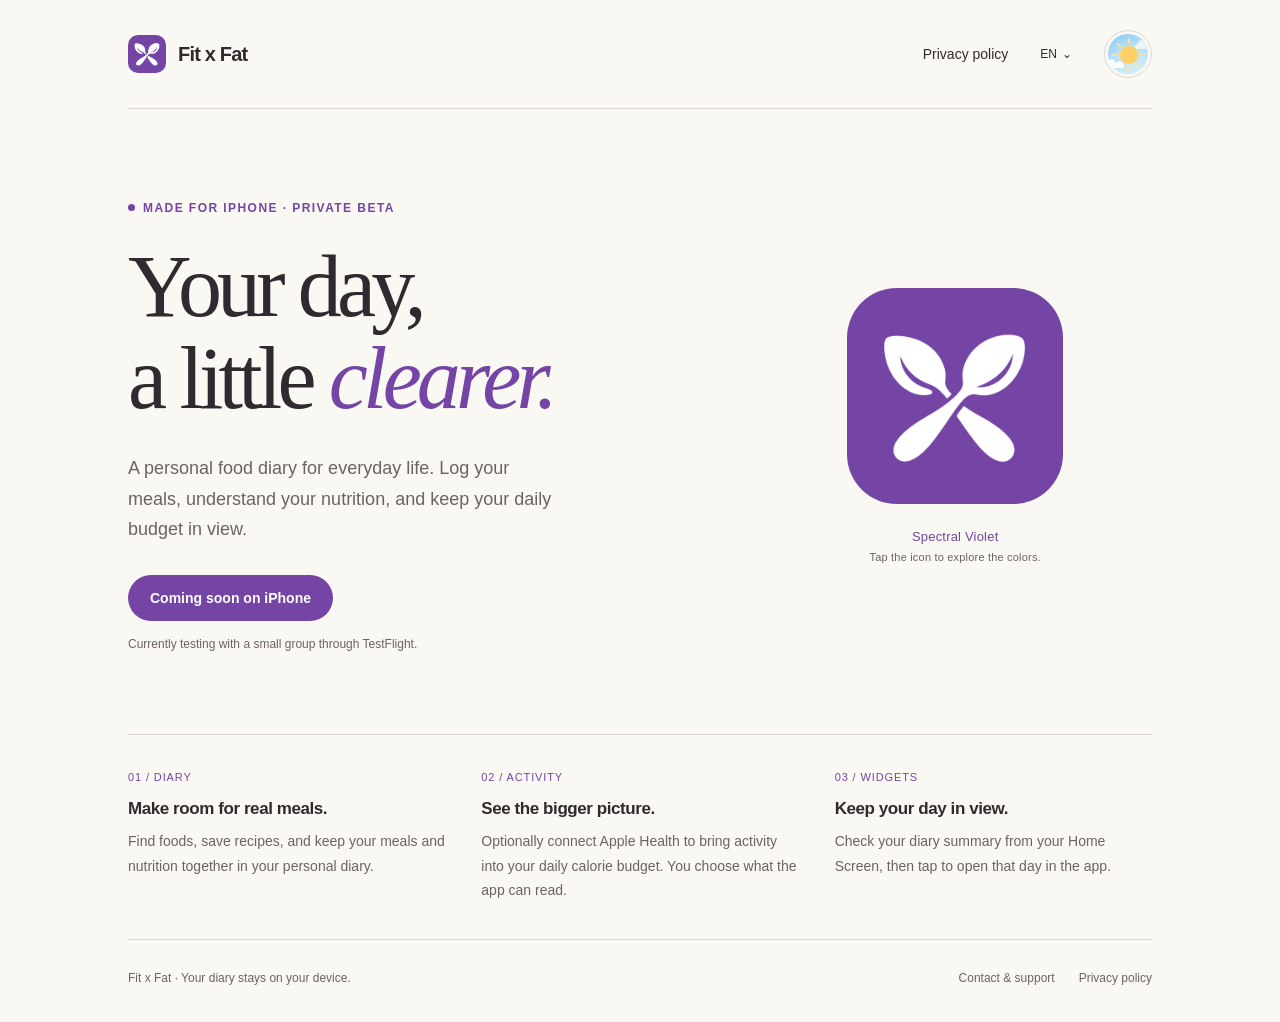
<file: index.html>
<!doctype html>
<html lang="en" data-page="landing">
<head>
<meta charset="utf-8">
<meta name="viewport" content="width=device-width, initial-scale=1">
<title>Fit x Fat — Your personal food diary</title>
<meta name="description" content="A personal food diary for iPhone. Log meals, explore your nutrition, and keep your day in view with widgets and optional Apple Health activity.">
<link rel="canonical" href="https://fitxfat.baniares.dev/">
<link rel="alternate" hreflang="en" href="https://fitxfat.baniares.dev/">
<link rel="alternate" hreflang="es-MX" href="https://fitxfat.baniares.dev/es/">
<link rel="alternate" hreflang="x-default" href="https://fitxfat.baniares.dev/">
<link rel="icon" type="image/png" href="/assets/icons/botanicalGreen-light.png" id="site-icon">
<meta name="theme-color" content="#176f58">
<link rel="stylesheet" href="/assets/site.css?v=2b420a9c4728">
<script src="/assets/language.js?v=0dedf780e1e2"></script>
<script src="/assets/theme-data.js?v=167b32d1f540"></script>
<script src="/assets/theme.js?v=865145822433"></script>
</head>
<body>
<div class="page">
<header>
<div class="brand"><button type="button" class="icon-button" data-cycle-theme aria-label="Change color theme" title="Try another color theme"><img data-app-icon src="/assets/icons/botanicalGreen-light.png" width="38" height="38" alt=""></button><a class="brand-name" href="/?lang=en">Fit x Fat</a></div>
<nav aria-label="Main navigation"><a href="/privacy/?lang=en">Privacy policy</a>
<details class="language-menu"><summary aria-label="Choose language">EN <span aria-hidden="true">⌄</span></summary><div><a data-language-link="en" href="/?lang=en" lang="en" aria-current="page">English</a><a data-language-link="es-MX" href="/es/" lang="es-MX">Español (México)</a></div></details>
<button type="button" class="mode-toggle sky-toggle" role="switch" aria-label="Dark mode" aria-checked="false" data-toggle-mode hidden><span class="sky" aria-hidden="true"><span class="day-sky"></span><span class="night-sky"></span><span class="stars"><i></i><i></i><i></i><i></i><i></i></span><svg class="sun-rays" viewBox="0 0 40 40" fill="none"><path d="M20 5v3m0 24v3M5 20h3m24 0h3M9.4 9.4l2.2 2.2m16.8 16.8 2.2 2.2M9.4 30.6l2.2-2.2m16.8-16.8 2.2-2.2" stroke="currentColor" stroke-width="2" stroke-linecap="round"/></svg><span class="orb"></span><span class="moon-cutout"></span><span class="cloud cloud-one"></span><span class="cloud cloud-two"></span></span></button></nav>
</header>
<main>
<section class="hero" aria-labelledby="title">
<div>
<p class="eyebrow">Made for iPhone · Private beta</p>
<h1 id="title">Your day,<br>a little <em>clearer.</em></h1>
<p class="intro">A personal food diary for everyday life. Log your meals, understand your nutrition, and keep your daily budget in view.</p>
<span class="coming-soon">Coming soon on iPhone</span>
<p class="beta-note">Currently testing with a small group through TestFlight.</p>
</div>
<div class="app">
<button type="button" class="icon-button" data-cycle-theme aria-label="Change color theme" title="Try another color theme"><img data-app-icon src="/assets/icons/botanicalGreen-light.png" width="216" height="216" alt="Fit x Fat app icon"></button>
<p><span class="theme-label" data-theme-name aria-live="polite">Botanical Green</span><span class="theme-hint">Tap the icon to explore the colors.</span></p>
</div>
</section>
<section class="features" aria-label="What you can do with Fit x Fat">
<article><span class="number" aria-hidden="true">01 / DIARY</span><h2>Make room for real meals.</h2><p>Find foods, save recipes, and keep your meals and nutrition together in your personal diary.</p></article>
<article><span class="number" aria-hidden="true">02 / ACTIVITY</span><h2>See the bigger picture.</h2><p>Optionally connect Apple Health to bring activity into your daily calorie budget. You choose what the app can read.</p></article>
<article><span class="number" aria-hidden="true">03 / WIDGETS</span><h2>Keep your day in view.</h2><p>Check your diary summary from your Home Screen, then tap to open that day in the app.</p></article>
</section>
</main>
<footer><p>Fit x Fat · Your diary stays on your device.</p><div><a href="mailto:fitxfat@baniares.dev">Contact &amp; support</a><a href="/privacy/?lang=en">Privacy policy</a></div></footer>
</div>
</body>
</html>
</file>
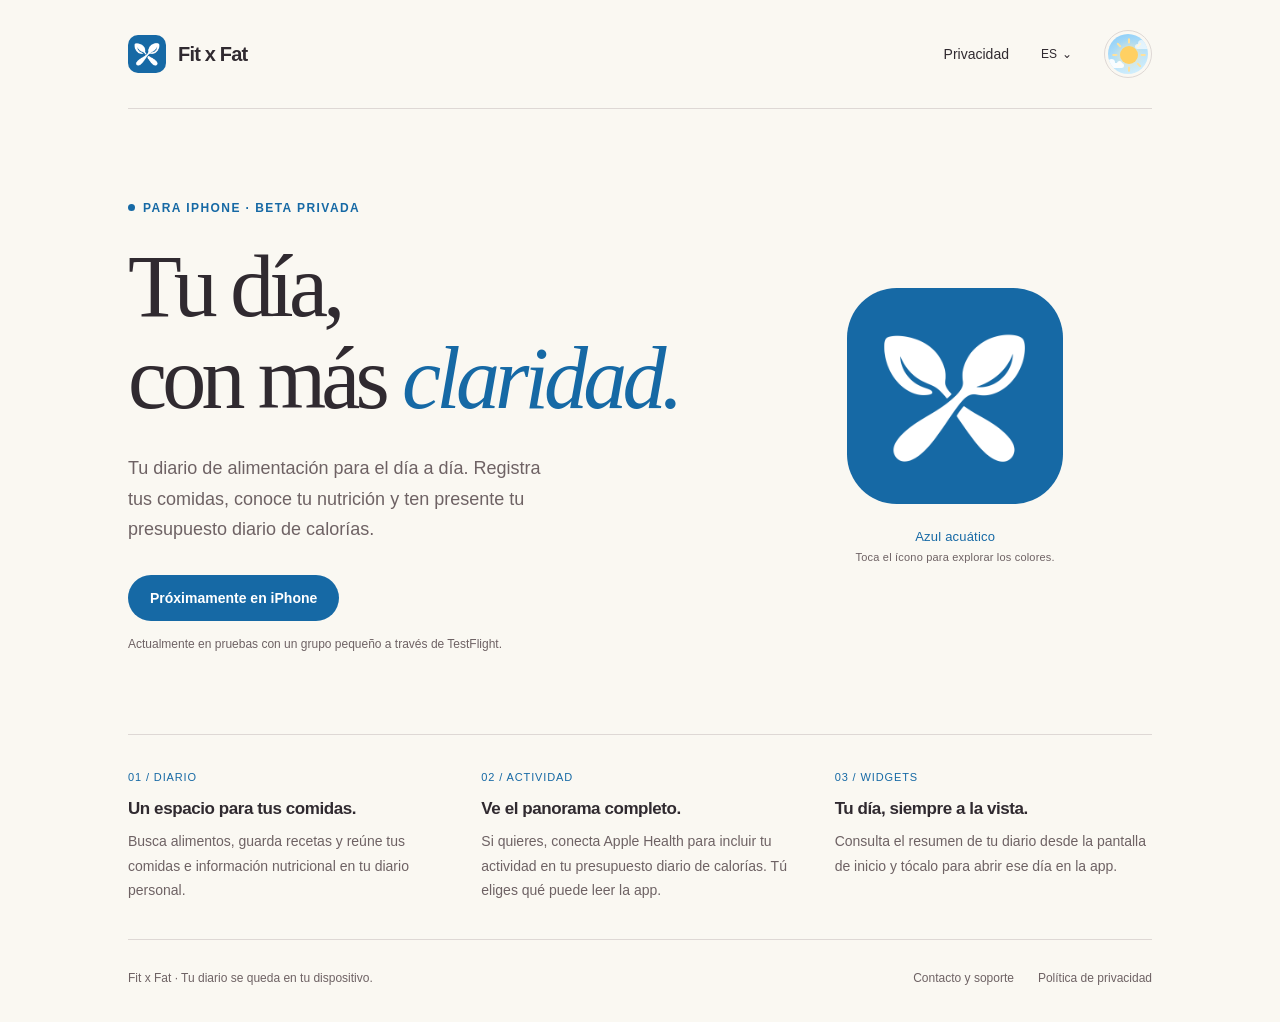
<file: es/index.html>
<!doctype html>
<html lang="es-MX" data-page="landing">
<head>
<meta charset="utf-8">
<meta name="viewport" content="width=device-width, initial-scale=1">
<title>Fit x Fat — Tu diario de alimentación</title>
<meta name="description" content="Tu diario de alimentación para iPhone. Registra comidas, conoce tu nutrición y consulta tu día con widgets y actividad opcional de Apple Health.">
<link rel="canonical" href="https://fitxfat.baniares.dev/es/">
<link rel="alternate" hreflang="en" href="https://fitxfat.baniares.dev/">
<link rel="alternate" hreflang="es-MX" href="https://fitxfat.baniares.dev/es/">
<link rel="alternate" hreflang="x-default" href="https://fitxfat.baniares.dev/">
<link rel="icon" type="image/png" href="/assets/icons/botanicalGreen-light.png" id="site-icon">
<meta name="theme-color" content="#176f58">
<link rel="stylesheet" href="/assets/site.css?v=2b420a9c4728">
<script src="/assets/language.js?v=0dedf780e1e2"></script>
<script src="/assets/theme-data.js?v=167b32d1f540"></script>
<script src="/assets/theme.js?v=865145822433"></script>
</head>
<body>
<div class="page">
<header>
<div class="brand"><button type="button" class="icon-button" data-cycle-theme aria-label="Cambiar tema de color" title="Prueba otro tema de color"><img data-app-icon src="/assets/icons/botanicalGreen-light.png" width="38" height="38" alt=""></button><a class="brand-name" href="/es/">Fit x Fat</a></div>
<nav aria-label="Navegación principal"><a href="/es/privacy/">Privacidad</a>
<details class="language-menu"><summary aria-label="Elegir idioma">ES <span aria-hidden="true">⌄</span></summary><div><a data-language-link="en" href="/?lang=en" lang="en">English</a><a data-language-link="es-MX" href="/es/" lang="es-MX" aria-current="page">Español (México)</a></div></details>
<button type="button" class="mode-toggle sky-toggle" role="switch" aria-label="Modo oscuro" aria-checked="false" data-toggle-mode hidden><span class="sky" aria-hidden="true"><span class="day-sky"></span><span class="night-sky"></span><span class="stars"><i></i><i></i><i></i><i></i><i></i></span><svg class="sun-rays" viewBox="0 0 40 40" fill="none"><path d="M20 5v3m0 24v3M5 20h3m24 0h3M9.4 9.4l2.2 2.2m16.8 16.8 2.2 2.2M9.4 30.6l2.2-2.2m16.8-16.8 2.2-2.2" stroke="currentColor" stroke-width="2" stroke-linecap="round"/></svg><span class="orb"></span><span class="moon-cutout"></span><span class="cloud cloud-one"></span><span class="cloud cloud-two"></span></span></button></nav>
</header>
<main>
<section class="hero" aria-labelledby="title">
<div>
<p class="eyebrow">Para iPhone · Beta privada</p>
<h1 id="title">Tu día,<br>con más <em>claridad.</em></h1>
<p class="intro">Tu diario de alimentación para el día a día. Registra tus comidas, conoce tu nutrición y ten presente tu presupuesto diario de calorías.</p>
<span class="coming-soon">Próximamente en iPhone</span>
<p class="beta-note">Actualmente en pruebas con un grupo pequeño a través de TestFlight.</p>
</div>
<div class="app">
<button type="button" class="icon-button" data-cycle-theme aria-label="Cambiar tema de color" title="Prueba otro tema de color"><img data-app-icon src="/assets/icons/botanicalGreen-light.png" width="216" height="216" alt="Ícono de Fit x Fat"></button>
<p><span class="theme-label" data-theme-name aria-live="polite">Verde botánico</span><span class="theme-hint">Toca el ícono para explorar los colores.</span></p>
</div>
</section>
<section class="features" aria-label="Qué puedes hacer con Fit x Fat">
<article><span class="number" aria-hidden="true">01 / DIARIO</span><h2>Un espacio para tus comidas.</h2><p>Busca alimentos, guarda recetas y reúne tus comidas e información nutricional en tu diario personal.</p></article>
<article><span class="number" aria-hidden="true">02 / ACTIVIDAD</span><h2>Ve el panorama completo.</h2><p>Si quieres, conecta Apple Health para incluir tu actividad en tu presupuesto diario de calorías. Tú eliges qué puede leer la app.</p></article>
<article><span class="number" aria-hidden="true">03 / WIDGETS</span><h2>Tu día, siempre a la vista.</h2><p>Consulta el resumen de tu diario desde la pantalla de inicio y tócalo para abrir ese día en la app.</p></article>
</section>
</main>
<footer><p>Fit x Fat · Tu diario se queda en tu dispositivo.</p><div><a href="mailto:fitxfat@baniares.dev">Contacto y soporte</a><a href="/es/privacy/">Política de privacidad</a></div></footer>
</div>
</body>
</html>
</file>
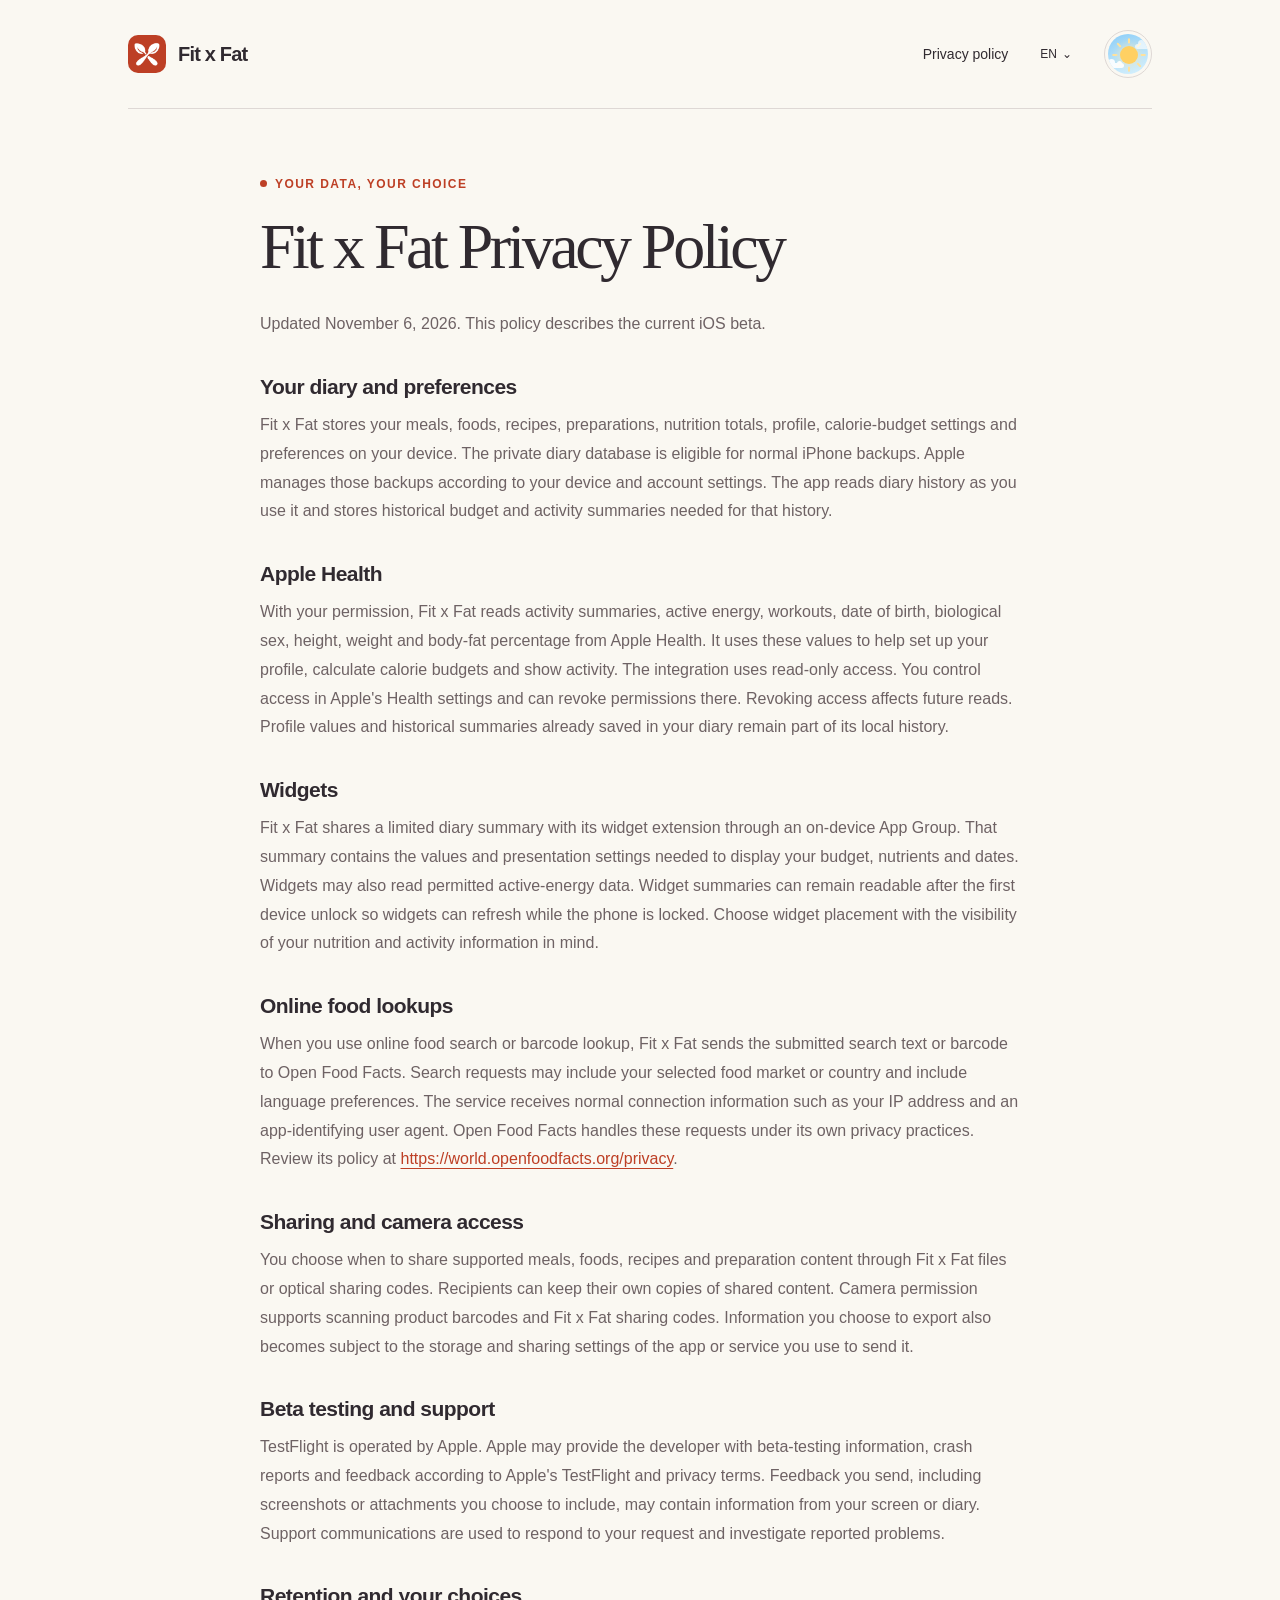
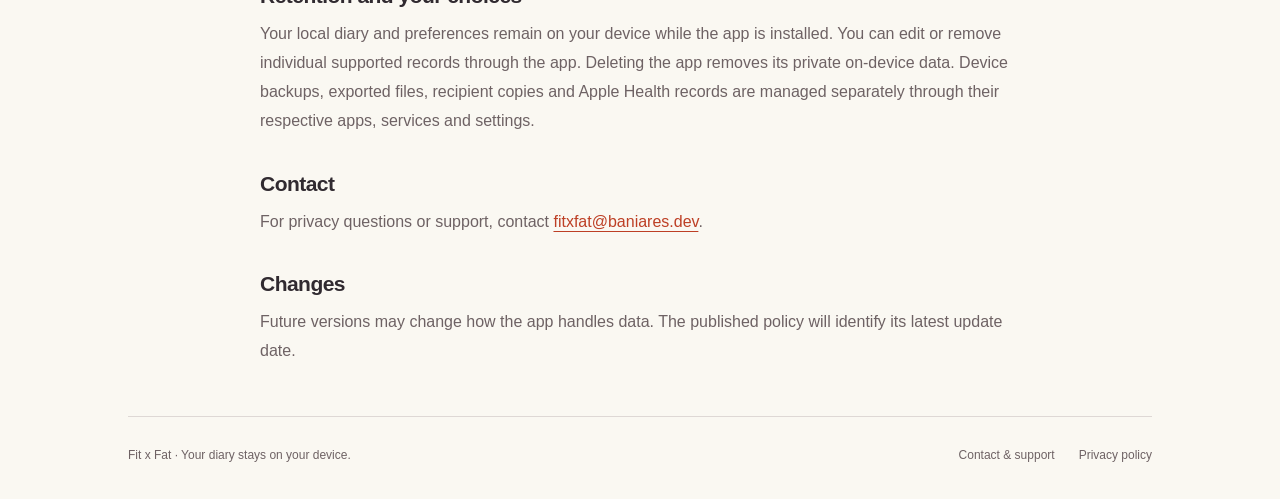
<file: privacy/index.html>
<!doctype html>
<html lang="en" data-page="privacy">
<head>
<meta charset="utf-8">
<meta name="viewport" content="width=device-width, initial-scale=1">
<link rel="canonical" href="https://fitxfat.baniares.dev/privacy/">
<link rel="alternate" hreflang="en" href="https://fitxfat.baniares.dev/privacy/">
<link rel="alternate" hreflang="es-MX" href="https://fitxfat.baniares.dev/es/privacy/">
<link rel="alternate" hreflang="x-default" href="https://fitxfat.baniares.dev/privacy/">
<meta name="description" content="How the Fit x Fat iOS beta handles diary, Apple Health, widget, food lookup, and sharing data.">
<title>Fit x Fat Privacy Policy</title>
<link rel="icon" type="image/png" href="/assets/icons/botanicalGreen-light.png" id="site-icon">
<link rel="stylesheet" href="/assets/site.css?v=2b420a9c4728">
<script src="/assets/language.js?v=0dedf780e1e2"></script>
<script src="/assets/theme-data.js?v=167b32d1f540"></script>
<script src="/assets/theme.js?v=865145822433"></script>
</head>
<body>
<div class="page"><header>
<div class="brand"><button type="button" class="icon-button" data-cycle-theme aria-label="Change color theme" title="Try another color theme"><img data-app-icon src="/assets/icons/botanicalGreen-light.png" width="38" height="38" alt=""></button><a class="brand-name" href="/?lang=en">Fit x Fat</a></div>
<nav aria-label="Main navigation"><a href="/privacy/?lang=en">Privacy policy</a>
<details class="language-menu"><summary aria-label="Choose language">EN <span aria-hidden="true">⌄</span></summary><div><a data-language-link="en" href="/privacy/?lang=en" lang="en" aria-current="page">English</a><a data-language-link="es-MX" href="/es/privacy/" lang="es-MX">Español (México)</a></div></details>
<button type="button" class="mode-toggle sky-toggle" role="switch" aria-label="Dark mode" aria-checked="false" data-toggle-mode hidden><span class="sky" aria-hidden="true"><span class="day-sky"></span><span class="night-sky"></span><span class="stars"><i></i><i></i><i></i><i></i><i></i></span><svg class="sun-rays" viewBox="0 0 40 40" fill="none"><path d="M20 5v3m0 24v3M5 20h3m24 0h3M9.4 9.4l2.2 2.2m16.8 16.8 2.2 2.2M9.4 30.6l2.2-2.2m16.8-16.8 2.2-2.2" stroke="currentColor" stroke-width="2" stroke-linecap="round"/></svg><span class="orb"></span><span class="moon-cutout"></span><span class="cloud cloud-one"></span><span class="cloud cloud-two"></span></span></button></nav>
</header>
<main class="policy"><p class="eyebrow">Your data, your choice</p><h1>Fit x Fat Privacy Policy</h1>
<p>Updated November 6, 2026. This policy describes the current iOS beta.</p>
<h2>Your diary and preferences</h2>
<p>Fit x Fat stores your meals, foods, recipes, preparations, nutrition totals, profile, calorie-budget settings and preferences on your device. The private diary database is eligible for normal iPhone backups. Apple manages those backups according to your device and account settings. The app reads diary history as you use it and stores historical budget and activity summaries needed for that history.</p>
<h2>Apple Health</h2>
<p>With your permission, Fit x Fat reads activity summaries, active energy, workouts, date of birth, biological sex, height, weight and body-fat percentage from Apple Health. It uses these values to help set up your profile, calculate calorie budgets and show activity. The integration uses read-only access. You control access in Apple&#x27;s Health settings and can revoke permissions there. Revoking access affects future reads. Profile values and historical summaries already saved in your diary remain part of its local history.</p>
<h2>Widgets</h2>
<p>Fit x Fat shares a limited diary summary with its widget extension through an on-device App Group. That summary contains the values and presentation settings needed to display your budget, nutrients and dates. Widgets may also read permitted active-energy data. Widget summaries can remain readable after the first device unlock so widgets can refresh while the phone is locked. Choose widget placement with the visibility of your nutrition and activity information in mind.</p>
<h2>Online food lookups</h2>
<p>When you use online food search or barcode lookup, Fit x Fat sends the submitted search text or barcode to Open Food Facts. Search requests may include your selected food market or country and include language preferences. The service receives normal connection information such as your IP address and an app-identifying user agent. Open Food Facts handles these requests under its own privacy practices. Review its policy at <a href="https://world.openfoodfacts.org/privacy">https://world.openfoodfacts.org/privacy</a>.</p>
<h2>Sharing and camera access</h2>
<p>You choose when to share supported meals, foods, recipes and preparation content through Fit x Fat files or optical sharing codes. Recipients can keep their own copies of shared content. Camera permission supports scanning product barcodes and Fit x Fat sharing codes. Information you choose to export also becomes subject to the storage and sharing settings of the app or service you use to send it.</p>
<h2>Beta testing and support</h2>
<p>TestFlight is operated by Apple. Apple may provide the developer with beta-testing information, crash reports and feedback according to Apple&#x27;s TestFlight and privacy terms. Feedback you send, including screenshots or attachments you choose to include, may contain information from your screen or diary. Support communications are used to respond to your request and investigate reported problems.</p>
<h2>Retention and your choices</h2>
<p>Your local diary and preferences remain on your device while the app is installed. You can edit or remove individual supported records through the app. Deleting the app removes its private on-device data. Device backups, exported files, recipient copies and Apple Health records are managed separately through their respective apps, services and settings.</p>
<h2>Contact</h2>
<p>For privacy questions or support, contact <a href="mailto:fitxfat@baniares.dev">fitxfat@baniares.dev</a>.</p>
<h2>Changes</h2>
<p>Future versions may change how the app handles data. The published policy will identify its latest update date.</p></main>
<footer><p>Fit x Fat · Your diary stays on your device.</p><div><a href="mailto:fitxfat@baniares.dev">Contact &amp; support</a><a href="/privacy/?lang=en">Privacy policy</a></div></footer></div>
</body>
</html>
</file>
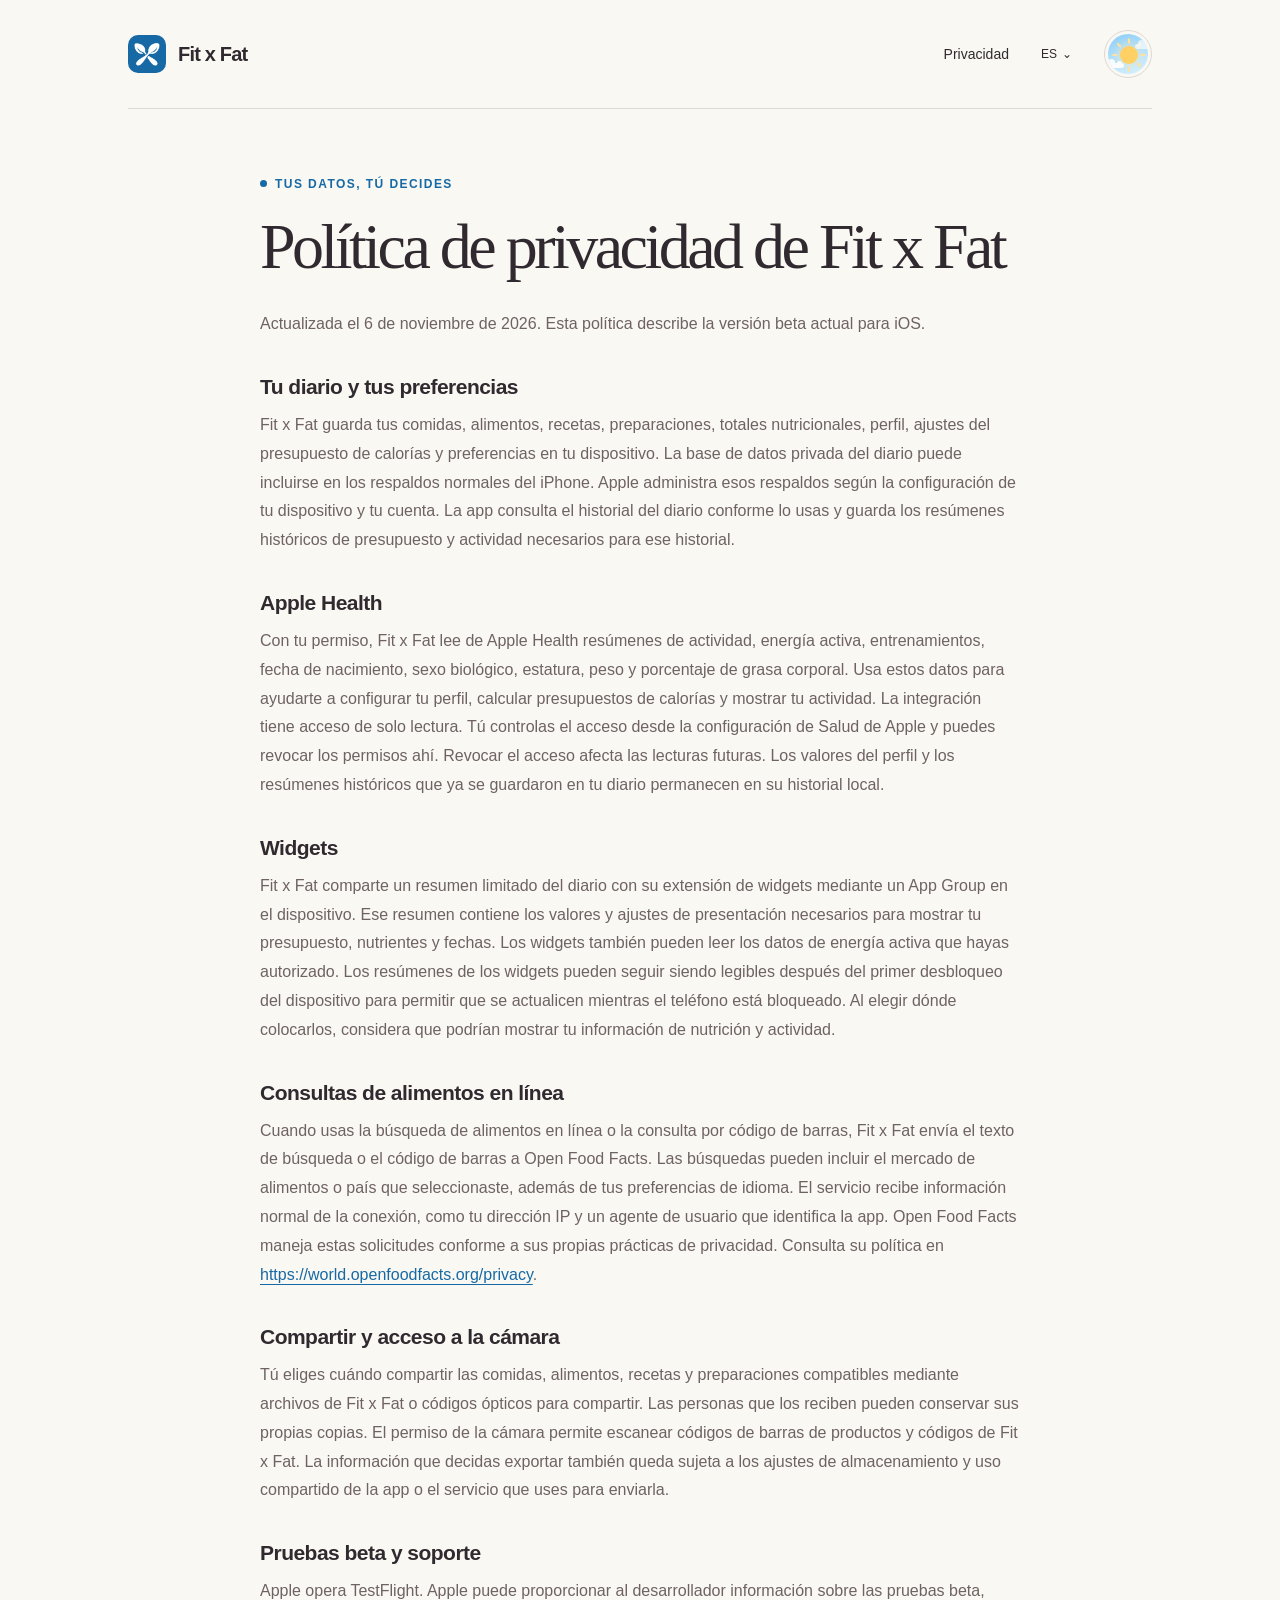
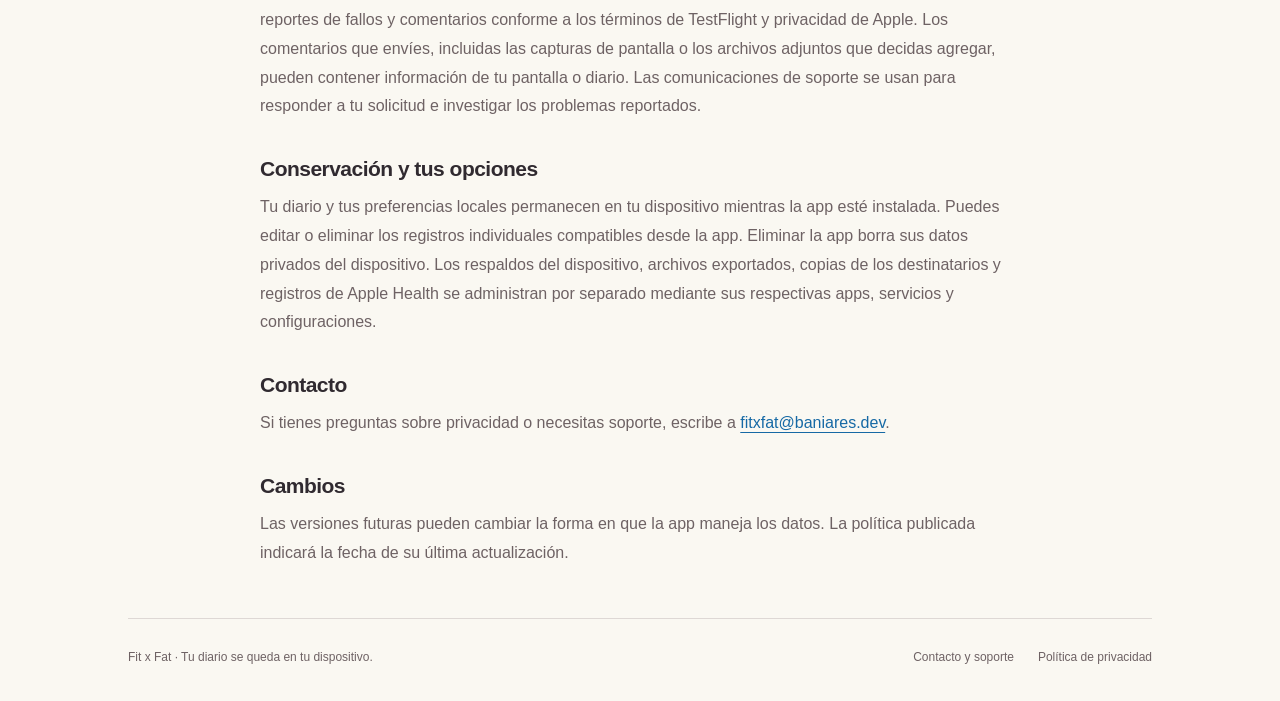
<file: es/privacy/index.html>
<!doctype html>
<html lang="es-MX" data-page="privacy">
<head>
<meta charset="utf-8">
<meta name="viewport" content="width=device-width, initial-scale=1">
<link rel="canonical" href="https://fitxfat.baniares.dev/es/privacy/">
<link rel="alternate" hreflang="en" href="https://fitxfat.baniares.dev/privacy/">
<link rel="alternate" hreflang="es-MX" href="https://fitxfat.baniares.dev/es/privacy/">
<link rel="alternate" hreflang="x-default" href="https://fitxfat.baniares.dev/privacy/">
<meta name="description" content="Cómo maneja la beta de Fit x Fat para iOS los datos del diario, Apple Health, widgets, consultas de alimentos y contenido compartido.">
<title>Política de privacidad de Fit x Fat</title>
<link rel="icon" type="image/png" href="/assets/icons/botanicalGreen-light.png" id="site-icon">
<link rel="stylesheet" href="/assets/site.css?v=2b420a9c4728">
<script src="/assets/language.js?v=0dedf780e1e2"></script>
<script src="/assets/theme-data.js?v=167b32d1f540"></script>
<script src="/assets/theme.js?v=865145822433"></script>
</head>
<body>
<div class="page"><header>
<div class="brand"><button type="button" class="icon-button" data-cycle-theme aria-label="Cambiar tema de color" title="Prueba otro tema de color"><img data-app-icon src="/assets/icons/botanicalGreen-light.png" width="38" height="38" alt=""></button><a class="brand-name" href="/es/">Fit x Fat</a></div>
<nav aria-label="Navegación principal"><a href="/es/privacy/">Privacidad</a>
<details class="language-menu"><summary aria-label="Elegir idioma">ES <span aria-hidden="true">⌄</span></summary><div><a data-language-link="en" href="/privacy/?lang=en" lang="en">English</a><a data-language-link="es-MX" href="/es/privacy/" lang="es-MX" aria-current="page">Español (México)</a></div></details>
<button type="button" class="mode-toggle sky-toggle" role="switch" aria-label="Modo oscuro" aria-checked="false" data-toggle-mode hidden><span class="sky" aria-hidden="true"><span class="day-sky"></span><span class="night-sky"></span><span class="stars"><i></i><i></i><i></i><i></i><i></i></span><svg class="sun-rays" viewBox="0 0 40 40" fill="none"><path d="M20 5v3m0 24v3M5 20h3m24 0h3M9.4 9.4l2.2 2.2m16.8 16.8 2.2 2.2M9.4 30.6l2.2-2.2m16.8-16.8 2.2-2.2" stroke="currentColor" stroke-width="2" stroke-linecap="round"/></svg><span class="orb"></span><span class="moon-cutout"></span><span class="cloud cloud-one"></span><span class="cloud cloud-two"></span></span></button></nav>
</header>
<main class="policy"><p class="eyebrow">Tus datos, tú decides</p><h1>Política de privacidad de Fit x Fat</h1>
<p>Actualizada el 6 de noviembre de 2026. Esta política describe la versión beta actual para iOS.</p>
<h2>Tu diario y tus preferencias</h2>
<p>Fit x Fat guarda tus comidas, alimentos, recetas, preparaciones, totales nutricionales, perfil, ajustes del presupuesto de calorías y preferencias en tu dispositivo. La base de datos privada del diario puede incluirse en los respaldos normales del iPhone. Apple administra esos respaldos según la configuración de tu dispositivo y tu cuenta. La app consulta el historial del diario conforme lo usas y guarda los resúmenes históricos de presupuesto y actividad necesarios para ese historial.</p>
<h2>Apple Health</h2>
<p>Con tu permiso, Fit x Fat lee de Apple Health resúmenes de actividad, energía activa, entrenamientos, fecha de nacimiento, sexo biológico, estatura, peso y porcentaje de grasa corporal. Usa estos datos para ayudarte a configurar tu perfil, calcular presupuestos de calorías y mostrar tu actividad. La integración tiene acceso de solo lectura. Tú controlas el acceso desde la configuración de Salud de Apple y puedes revocar los permisos ahí. Revocar el acceso afecta las lecturas futuras. Los valores del perfil y los resúmenes históricos que ya se guardaron en tu diario permanecen en su historial local.</p>
<h2>Widgets</h2>
<p>Fit x Fat comparte un resumen limitado del diario con su extensión de widgets mediante un App Group en el dispositivo. Ese resumen contiene los valores y ajustes de presentación necesarios para mostrar tu presupuesto, nutrientes y fechas. Los widgets también pueden leer los datos de energía activa que hayas autorizado. Los resúmenes de los widgets pueden seguir siendo legibles después del primer desbloqueo del dispositivo para permitir que se actualicen mientras el teléfono está bloqueado. Al elegir dónde colocarlos, considera que podrían mostrar tu información de nutrición y actividad.</p>
<h2>Consultas de alimentos en línea</h2>
<p>Cuando usas la búsqueda de alimentos en línea o la consulta por código de barras, Fit x Fat envía el texto de búsqueda o el código de barras a Open Food Facts. Las búsquedas pueden incluir el mercado de alimentos o país que seleccionaste, además de tus preferencias de idioma. El servicio recibe información normal de la conexión, como tu dirección IP y un agente de usuario que identifica la app. Open Food Facts maneja estas solicitudes conforme a sus propias prácticas de privacidad. Consulta su política en <a href="https://world.openfoodfacts.org/privacy">https://world.openfoodfacts.org/privacy</a>.</p>
<h2>Compartir y acceso a la cámara</h2>
<p>Tú eliges cuándo compartir las comidas, alimentos, recetas y preparaciones compatibles mediante archivos de Fit x Fat o códigos ópticos para compartir. Las personas que los reciben pueden conservar sus propias copias. El permiso de la cámara permite escanear códigos de barras de productos y códigos de Fit x Fat. La información que decidas exportar también queda sujeta a los ajustes de almacenamiento y uso compartido de la app o el servicio que uses para enviarla.</p>
<h2>Pruebas beta y soporte</h2>
<p>Apple opera TestFlight. Apple puede proporcionar al desarrollador información sobre las pruebas beta, reportes de fallos y comentarios conforme a los términos de TestFlight y privacidad de Apple. Los comentarios que envíes, incluidas las capturas de pantalla o los archivos adjuntos que decidas agregar, pueden contener información de tu pantalla o diario. Las comunicaciones de soporte se usan para responder a tu solicitud e investigar los problemas reportados.</p>
<h2>Conservación y tus opciones</h2>
<p>Tu diario y tus preferencias locales permanecen en tu dispositivo mientras la app esté instalada. Puedes editar o eliminar los registros individuales compatibles desde la app. Eliminar la app borra sus datos privados del dispositivo. Los respaldos del dispositivo, archivos exportados, copias de los destinatarios y registros de Apple Health se administran por separado mediante sus respectivas apps, servicios y configuraciones.</p>
<h2>Contacto</h2>
<p>Si tienes preguntas sobre privacidad o necesitas soporte, escribe a <a href="mailto:fitxfat@baniares.dev">fitxfat@baniares.dev</a>.</p>
<h2>Cambios</h2>
<p>Las versiones futuras pueden cambiar la forma en que la app maneja los datos. La política publicada indicará la fecha de su última actualización.</p></main>
<footer><p>Fit x Fat · Tu diario se queda en tu dispositivo.</p><div><a href="mailto:fitxfat@baniares.dev">Contacto y soporte</a><a href="/es/privacy/">Política de privacidad</a></div></footer></div>
</body>
</html>
</file>
<file: assets/site.css>
:root { color-scheme: light; --accent: #176f58; --cta: #176f58; --cta-text: #ffffff; --theme-surface: #dff1e8; --canvas: #faf8f2; --text: #302a30; --muted: #6e6264; --line: #ded8d5; font-family: -apple-system, BlinkMacSystemFont, "Segoe UI", sans-serif; color: var(--text); background: var(--canvas); font-synthesis: none; }
* { box-sizing: border-box; }
body { margin: 0; }
a { color: inherit; text-underline-offset: .22em; }
a:focus-visible { outline: 3px solid var(--accent); outline-offset: 6px; border-radius: 3px; }
.page { max-width: 1120px; padding: 0 48px; margin: auto; }
header { display: flex; justify-content: space-between; align-items: center; gap: 24px; padding: 30px 0; border-bottom: 1px solid var(--line); }
.brand { display: flex; align-items: center; gap: 12px; font-size: 20px; font-weight: 650; letter-spacing: -.04em; }
.brand img { width: 38px; height: 38px; border-radius: 10px; }
nav a { font-size: 14px; text-decoration: none; padding: 12px 0; }
nav a:hover, footer a:hover { text-decoration: underline; }
.hero { display: grid; grid-template-columns: 1.5fr 1fr; gap: 40px; align-items: center; padding: 88px 0 80px; }
.eyebrow { display: inline-flex; align-items: center; gap: 8px; color: var(--accent); font-size: 12px; font-weight: 650; letter-spacing: .12em; text-transform: uppercase; margin: 0 0 26px; }
.eyebrow::before { content: ""; width: 7px; height: 7px; background: var(--accent); border-radius: 50%; }
h1 { font-family: Georgia, "Times New Roman", serif; font-weight: 400; font-size: clamp(54px, 7.4vw, 88px); line-height: 1.05; letter-spacing: -.055em; margin: 0 0 28px; }
h1 em { color: var(--accent); font-weight: 400; }
.intro { max-width: 430px; color: var(--muted); font-size: 18px; line-height: 1.7; margin: 0 0 30px; }
.coming-soon { display: inline-block; background: var(--cta); color: var(--cta-text); padding: 15px 22px; border-radius: 999px; font-size: 14px; font-weight: 600; text-decoration: none; }

.beta-note { font-size: 12px; color: var(--muted); margin: 14px 0 0; line-height: 1.6; }
.app { display: flex; flex-direction: column; align-items: center; text-align: center; padding: 48px 18px; }
.app img { display: block; width: min(100%, 216px); height: auto; border-radius: 23%; box-shadow: 0 18px 46px -24px var(--accent)70; }
.app p { font-size: 13px; color: var(--muted); margin: 25px 0 0; letter-spacing: .015em; }
.features { display: grid; grid-template-columns: repeat(3, 1fr); border-top: 1px solid var(--line); border-bottom: 1px solid var(--line); padding: 32px 0 36px; gap: 36px; }
.number { font-size: 11px; color: var(--accent); letter-spacing: .08em; }
h2 { font-size: 17px; font-weight: 600; letter-spacing: -.025em; margin: 14px 0 10px; }
.features p { font-size: 14px; line-height: 1.75; color: var(--muted); margin: 0; }
footer { display: flex; justify-content: space-between; flex-wrap: wrap; gap: 20px; padding: 28px 0 34px; font-size: 12px; line-height: 1.7; color: var(--muted); }
footer p { margin: 0; }
footer div { display: flex; gap: 24px; flex-wrap: wrap; }
footer a { text-decoration: none; }
@media (max-width: 680px) {
.page { padding: 0 24px; }
header { padding: 22px 0; }
.brand { font-size: 18px; }
.hero { grid-template-columns: 1fr; gap: 36px; padding: 46px 0 48px; }
h1 { font-size: clamp(50px, 12vw, 72px); }
.intro { font-size: 17px; }
.app { padding: 0; flex-direction: row; text-align: left; gap: 18px; }
.app img { width: 76px; border-radius: 18px; box-shadow: none; }
.app p { margin: 0; max-width: 130px; line-height: 1.6; }
.features { grid-template-columns: 1fr; gap: 28px; padding: 30px 0; }
h2 { margin-top: 8px; }
footer { padding-top: 24px; }
}

:root[data-appearance="dark"] { color-scheme: dark; --canvas: #211f20; --text: #f8f1e9; --muted: #c4b8b5; --line: #484044; }
@media (prefers-color-scheme: dark) { :root:not([data-appearance]) { color-scheme: dark; --canvas: #211f20; --text: #f8f1e9; --muted: #c4b8b5; --line: #484044; } }
.icon-button { display: inline-flex; align-items: center; justify-content: center; padding: 0; border: 0; background: none; color: inherit; cursor: pointer; flex-shrink: 0; border-radius: 24%; }
.icon-button img { display: block; }
.icon-button:focus-visible, .mode-toggle:focus-visible { outline: 3px solid var(--accent); outline-offset: 6px; }
.icon-button:hover { opacity: .88; }
nav { display: flex; align-items: center; gap: 22px; }
.mode-toggle { font: inherit; font-size: 12px; padding: 10px 13px; border: 1px solid var(--line); color: var(--text); background: var(--canvas); border-radius: 999px; cursor: pointer; white-space: nowrap; }
.mode-toggle:hover { background: var(--theme-surface); }
.theme-hint { display: block; font-size: 11px; margin-top: 7px; color: var(--muted); }
.theme-label { color: var(--accent); }
.brand-name { color: var(--text); text-decoration: none; }
.policy { max-width: 760px; padding: 64px 0 32px; margin: 0 auto; }
.policy h1 { font-size: clamp(40px, 7vw, 64px); line-height: 1.12; }
.policy h2 { font-size: 21px; margin: 36px 0 12px; }
.policy p { font-size: 16px; line-height: 1.8; color: var(--muted); margin: 0 0 18px; }
.policy a { color: var(--accent); overflow-wrap: anywhere; }
.policy .eyebrow { font-size: 12px; color: var(--accent); line-height: 1.5; }
.policy + footer { border-top: 1px solid var(--line); }
@media (max-width: 480px) { nav { gap: 12px; } nav a { font-size: 12px; } header { gap: 12px; } .brand { gap: 9px; font-size: 16px; } .brand img { width: 32px; height: 32px; } .mode-toggle { font-size: 11px; padding: 9px 10px; } .policy { padding-top: 40px; } }

/* A quiet, self-contained day/night scene. Motion happens only when appearance changes. */
.sky-toggle { width: 48px; height: 48px; padding: 0; display: inline-grid; place-items: center; border-radius: 50%; position: relative; overflow: hidden; flex-shrink: 0; background: var(--canvas); }
.sky-toggle[hidden] { display: none; }
.sky-toggle:hover { background: var(--theme-surface); }
.sky { position: absolute; inset: 3px; border-radius: 50%; overflow: hidden; isolation: isolate; }
.day-sky, .night-sky { position: absolute; inset: 0; }
.day-sky { background: linear-gradient(160deg, #8acdf8, #d8f2ff); }
.night-sky { background: #14223c; opacity: 0; transition: opacity .55s ease; }
.orb { position: absolute; width: 18px; height: 18px; border-radius: 50%; left: 12px; top: 12px; background: #ffd063; box-shadow: 0 0 12px #ffeab5; transition: background .5s ease, box-shadow .5s ease, transform .6s cubic-bezier(.22,.8,.25,1); }
.sun-rays { position: absolute; width: 42px; height: 42px; left: 0; top: 0; color: #ffe19a; transition: transform .6s ease, opacity .3s ease; }
.moon-cutout { position: absolute; width: 18px; height: 18px; left: 12px; top: 12px; background: #14223c; border-radius: 50%; transform: translate(18px,-16px) scale(.2); opacity: 0; transition: transform .6s cubic-bezier(.22,.8,.25,1), opacity .35s ease; }
.cloud { position: absolute; height: 5px; border-radius: 8px; background: #fff; opacity: .9; transition: transform .6s ease, opacity .4s ease; }
.cloud::before, .cloud::after { content: ''; position: absolute; background: #fff; border-radius: 50%; }
.cloud::before { width: 7px; height: 7px; left: 3px; top: -4px; }
.cloud::after { width: 5px; height: 5px; right: 2px; top: -2px; }
.cloud-one { width: 19px; left: -3px; top: 29px; }
.cloud-two { width: 16px; right: -3px; top: 10px; opacity: .65; }
.stars { position: absolute; inset: 0; opacity: 0; transform: rotate(-18deg) scale(.8); transition: opacity .4s ease, transform .65s ease; }
.stars i { position: absolute; width: 2px; height: 2px; border-radius: 50%; background: #ecf2ff; box-shadow: 0 0 3px #c2d7ff80; }
.stars i:nth-child(1) { left: 10px; top: 10px; }
.stars i:nth-child(2) { left: 29px; top: 8px; width: 1.5px; height: 1.5px; }
.stars i:nth-child(3) { left: 33px; top: 26px; }
.stars i:nth-child(4) { left: 8px; top: 30px; width: 1.5px; height: 1.5px; }
.stars i:nth-child(5) { left: 25px; top: 34px; width: 1px; height: 1px; }
:root[data-appearance="dark"] .night-sky { opacity: 1; }
:root[data-appearance="dark"] .orb { background: #edf0de; box-shadow: 0 0 7px #b1c8e333; transform: translate(-2px,1px) scale(1.03); }
:root[data-appearance="dark"] .moon-cutout { opacity: 1; transform: translate(4px,-4px) scale(1.05); }
:root[data-appearance="dark"] .sun-rays { opacity: 0; transform: rotate(95deg) scale(.45); }
:root[data-appearance="dark"] .cloud { opacity: 0; transform: translate(12px,18px); }
:root[data-appearance="dark"] .stars { opacity: 1; transform: rotate(0deg) scale(1); transition-delay: .12s; }
@media (prefers-reduced-motion: reduce) { .sky *, .sky *::before, .sky *::after { transition: none !important; } }
.language-menu { position: relative; font-size: 12px; }
.language-menu summary { cursor: pointer; list-style: none; padding: 12px 10px; border-radius: 8px; white-space: nowrap; }
.language-menu summary::-webkit-details-marker { display: none; }
.language-menu summary:focus-visible { outline: 3px solid var(--accent); outline-offset: 3px; }
.language-menu > div { position: absolute; z-index: 10; right: 0; top: calc(100% + 5px); min-width: 176px; padding: 7px; border: 1px solid var(--line); border-radius: 12px; background: var(--canvas); box-shadow: 0 10px 28px #00000015; }
.language-menu > div a { display: block; padding: 10px 12px; font-size: 13px; text-decoration: none; border-radius: 7px; white-space: nowrap; }
.language-menu > div a:hover, .language-menu > div a[aria-current="page"] { background: var(--theme-surface); color: var(--accent); }
@media (max-width: 480px) { header { flex-wrap: wrap; } header nav { flex-basis: 100%; justify-content: space-between; } .sky-toggle { width: 48px; height: 48px; padding: 0; } }
.language-menu summary, .language-menu > div a { min-height: 44px; display: flex; align-items: center; gap: 5px; }
nav > a { min-height: 44px; display: inline-flex; align-items: center; }
/* Keep theme changes soft without moving the layout or interrupting reading. */
:root, h1 em, .eyebrow, .eyebrow::before, .number, .theme-label, .coming-soon, .policy a, header, footer, .features, .language-menu > div, .language-menu > div a, .mode-toggle {
  transition-property: color, background-color, border-color, box-shadow;
  transition-duration: 280ms;
  transition-timing-function: cubic-bezier(.22,.61,.36,1);
}
@media (prefers-reduced-motion: reduce) {
  :root, h1 em, .eyebrow, .eyebrow::before, .number, .theme-label, .coming-soon, .policy a, header, footer, .features, .language-menu > div, .language-menu > div a, .mode-toggle { transition: none; }
}
/* Selection and hover have distinct jobs: a checkmark versus a quiet pointer cue. */
.language-menu > div { min-width: 196px; padding: 6px; }
.language-menu > div a { gap: 18px; transition: background-color 120ms ease, color 120ms ease; }
.language-menu > div a[aria-current="page"] { background: transparent; color: var(--accent); font-weight: 600; }
.language-menu > div a[aria-current="page"]::after { content: '✓'; margin-left: auto; color: var(--accent); font-size: 12px; }
.language-menu > div a:hover { background: color-mix(in srgb, var(--text) 7%, var(--canvas)); color: var(--text); text-decoration: none; }
@media (prefers-reduced-motion: reduce) { .language-menu > div a { transition: none; } }

.language-menu > div a[aria-current="page"]:hover { color: var(--accent); }
</file>
